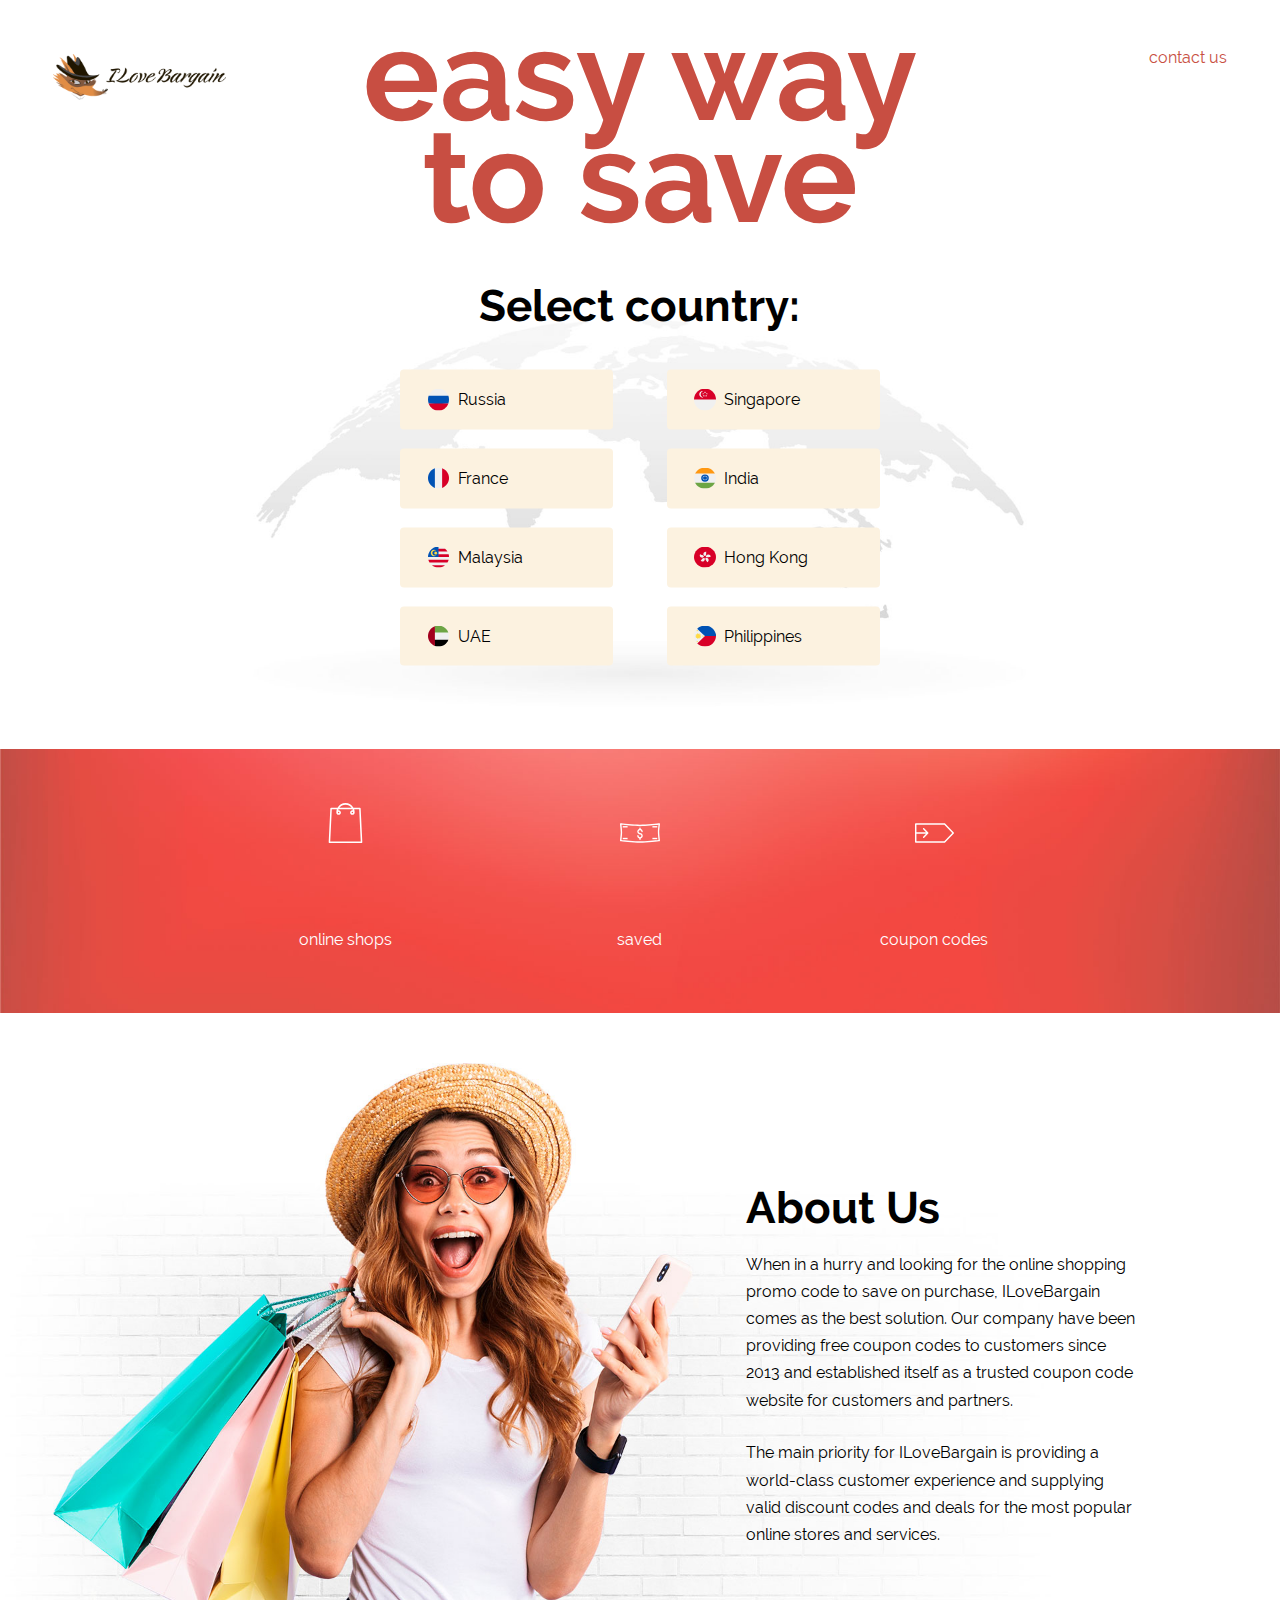
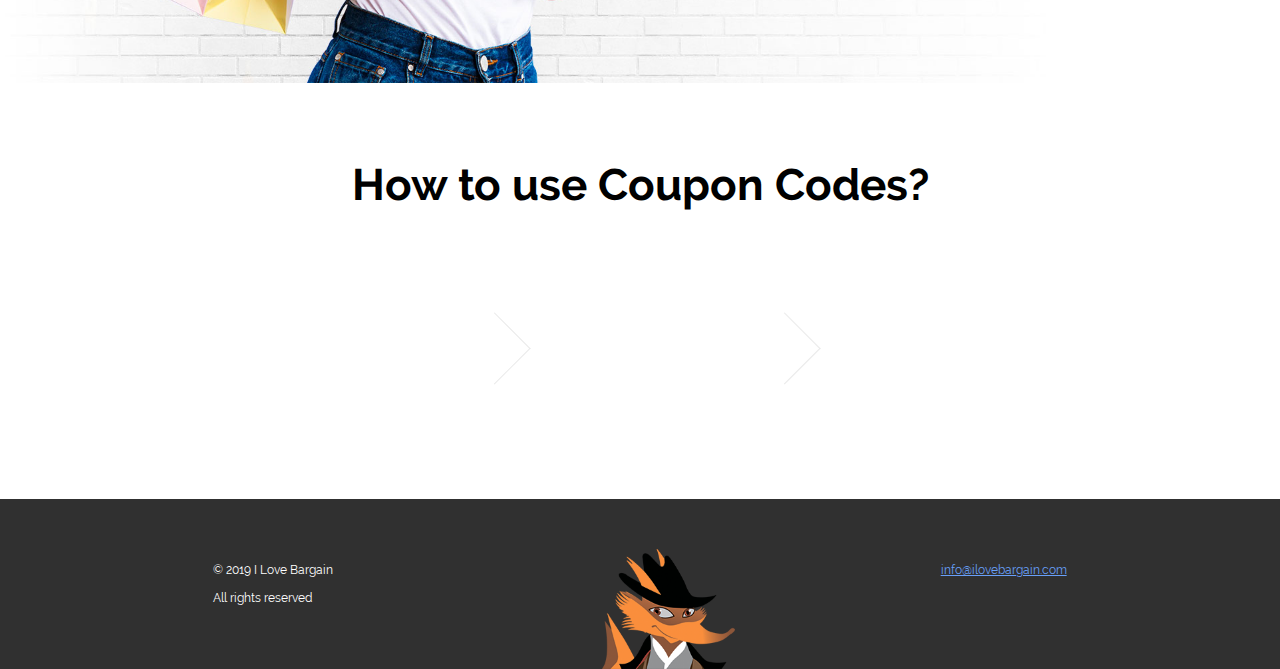
<file: index.html>
<!DOCTYPE html>
<html lang="en">
<head>
	<meta name="robots" content="noindex">
	<meta charset="UTF-8">
	<title>I Love Bargain — Coupon Codes and Best Deals</title>
	<meta name="viewport" content="width=device-width, initial-scale=1">
	<link rel="stylesheet" href="css/main.css">
</head>
<body>

<!-- begin header -->

	<header>
		<nav>
			<a href="#" class = "logo">
				<img src="img/logo_2x.png" alt="">
			</a>
			<a class = "arhont" href="mailto:info@ilovebargain.com">
				contact us
			</a>
		</nav>
		<div class="container top_trasnform">
			<h1>
					easy way<br>
					to save
			</h1>
			<h2 class = "sub_title">
					Select country:
			</h2>
			<section class = "select_country">
				<a href="#">
					<img src="img/russia.svg" alt="">
					<span>
						Russia
					</span>
				</a>
				<a href="#">
					<img src="img/singapore.svg" alt="">
					<span>
						Singapore
					</span>
				</a>
				<a href="#">
					<img src="img/france.svg" alt="">
					<span>
						France
					</span>
				</a>
				<a href="#">
					<img src="img/india.svg" alt="">
					<span>
						India
					</span>
				</a>
				<a href="#">
					<img src="img/malaysia.svg" alt="">
					<span>
						Malaysia
					</span>
				</a>
				<a href="#">
					<img src="img/hong_kong.svg" alt="">
					<span>
						Hong Kong
					</span>
				</a>
				<a href="#">
					<img src="img/uae.svg" alt="">
					<span>
						UAE
					</span>
				</a>
				<a href="#">
					<img src="img/philippines.svg" alt="">
					<span>
						Philippines
					</span>
				</a>




			</section>
		</div>
	</header>
<!-- end header -->
	<main>
		<section class = "count_section">
			<div class="container">
					<div class="item">
						<figure>
								<img src="img/bag.svg" alt="">
						</figure>
						<div class = "count" style="opacity: 0">
							<span class = "counter">4000</span>+
						</div>
						<p>
							online shops
						</p>
					</div>
					<div class="item">
						<figure>
								<img src="img/money.svg" alt="">
						</figure>
						<div class = "count" style="opacity: 0">
							$<span class = "counter">70</span>M
						</div>
						<p>
							saved
						</p>
					</div>
					<div class="item">
						<figure>
								<img src="img/tag_new.svg" alt="">
						</figure>
						<div class = "count" style="opacity: 0">
							<span class = "counter">3</span>M+
						</div>
						<p>
							coupon codes
						</p>
					</div>
			</div>
		</section>
		<section class = "about_us">
			<article>
				<h2 class = "sub_title">
					About Us
				</h2>
				<p>
					When in a hurry and looking for the online shopping promo code to save on purchase, ILoveBargain comes as the best solution. Our company have been providing free coupon codes to customers since 2013 and established itself as a trusted coupon code website for customers and partners. 
				</p>
				<p>
					The main priority for ILoveBargain is providing a world-class customer experience and supplying valid discount codes and deals for the most popular online stores and services.
				</p>
			</article>
		</section>
		<section class="how_to_use">
				<h2 class = "sub_title">
					How to use Coupon Codes?
				</h2>
				<div class="container">
					<div class="item">
						<img src="img/search.svg" alt="">
						<p>
							Find the online<br> store or service
						</p>
						<img class = "num" src="img/1.png" alt="">
					</div>
					<div class="right_arrow">

					</div>
					<div class="item">
						<img src="img/tag.svg" alt="">
						<p>
							Copy the coupon<br> code you need
						</p>
						<img class = "num" src="img/2.png" alt="">
					</div>
					<div class="right_arrow type_2">

					</div>
					<div class="item">
						<img src="img/cart.svg" alt="">
						<p>
							Apply at the cart or<br> checkout
						</p>
						<img class = "num" src="img/3.png" alt="">
					</div>
				</div>
		</section>
	</main>

	<footer id="contact_us">
		<div class="container">
			<p>
				© 2019 I Love Bargain<br><br>
				All rights reserved
			</p>
			<a href="mailto:info@ilovebargain.com">info@ilovebargain.com</a>
		</div>
		<a href="#" class="logo_footer">
			<img src="img/logo_footer.png" alt="">
		</a>
	</footer>




<script src="js/main.js"></script>	
</body>
</html>
</file>
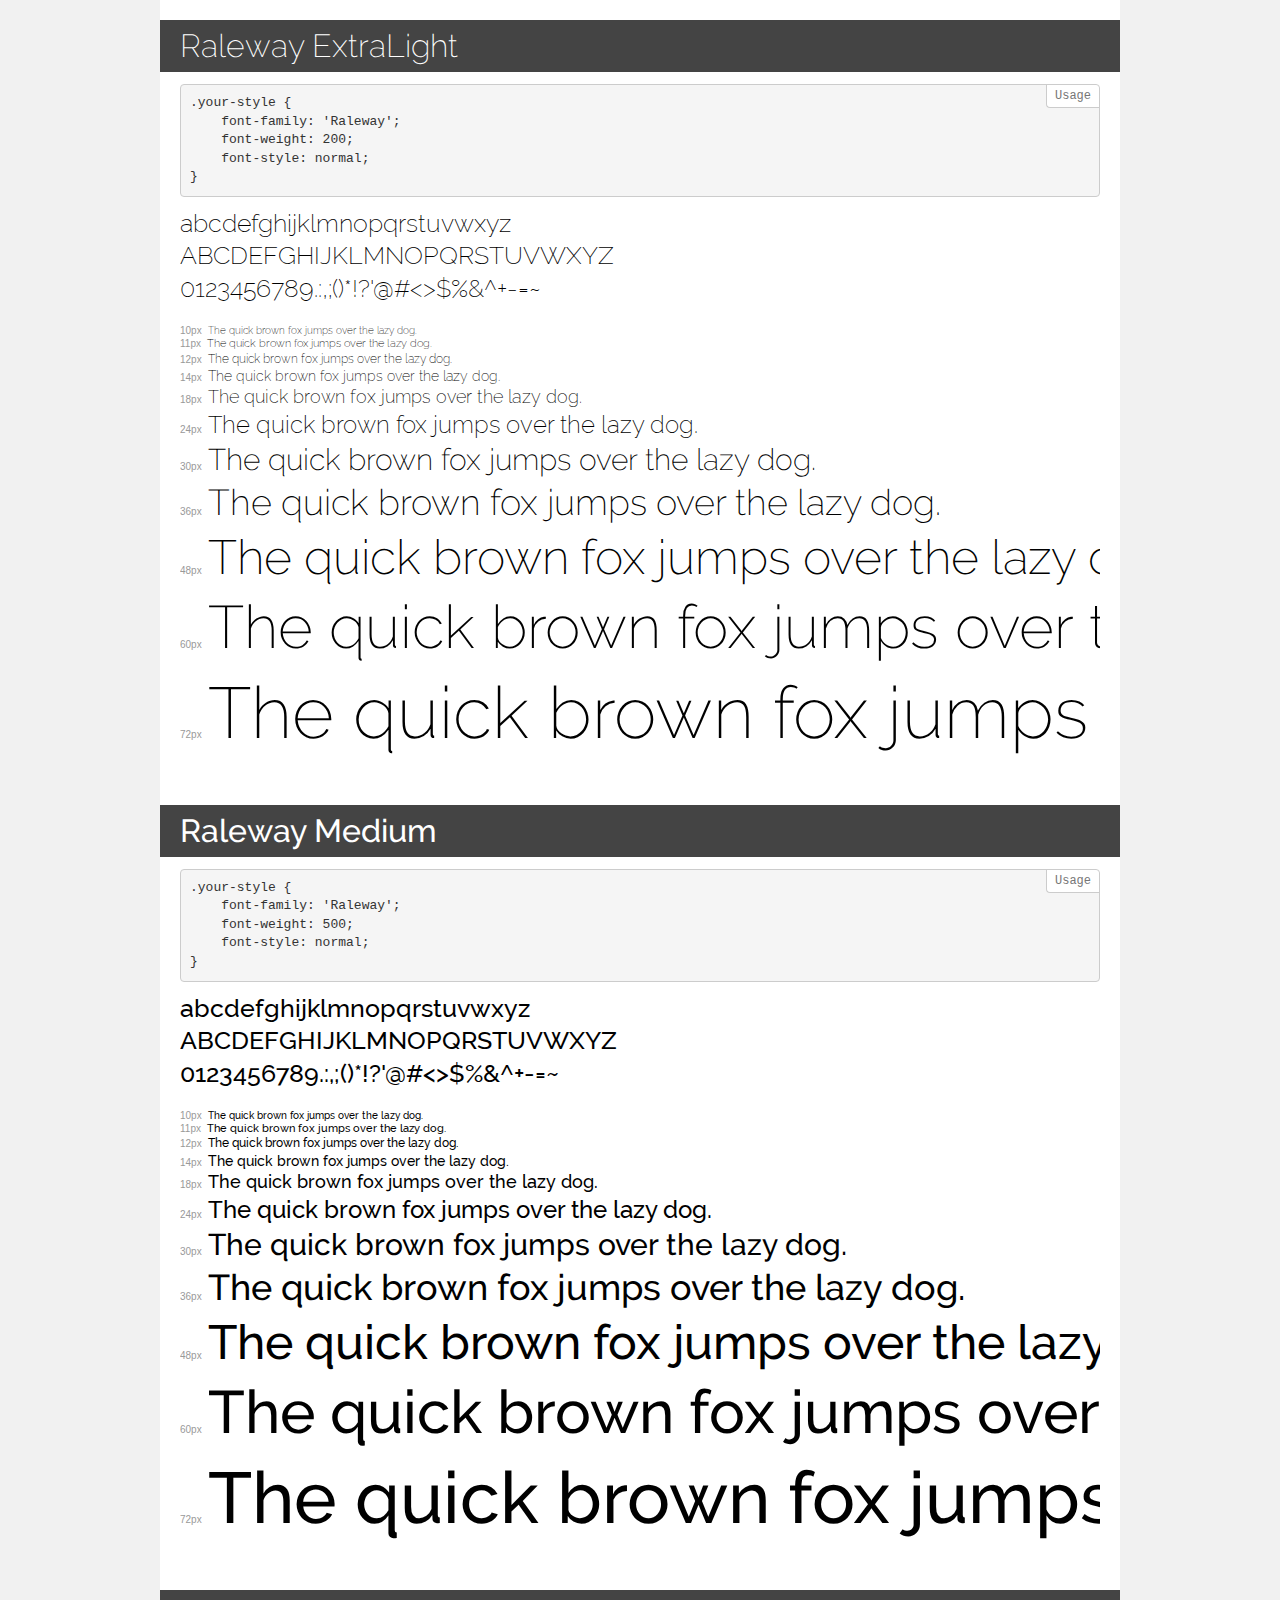
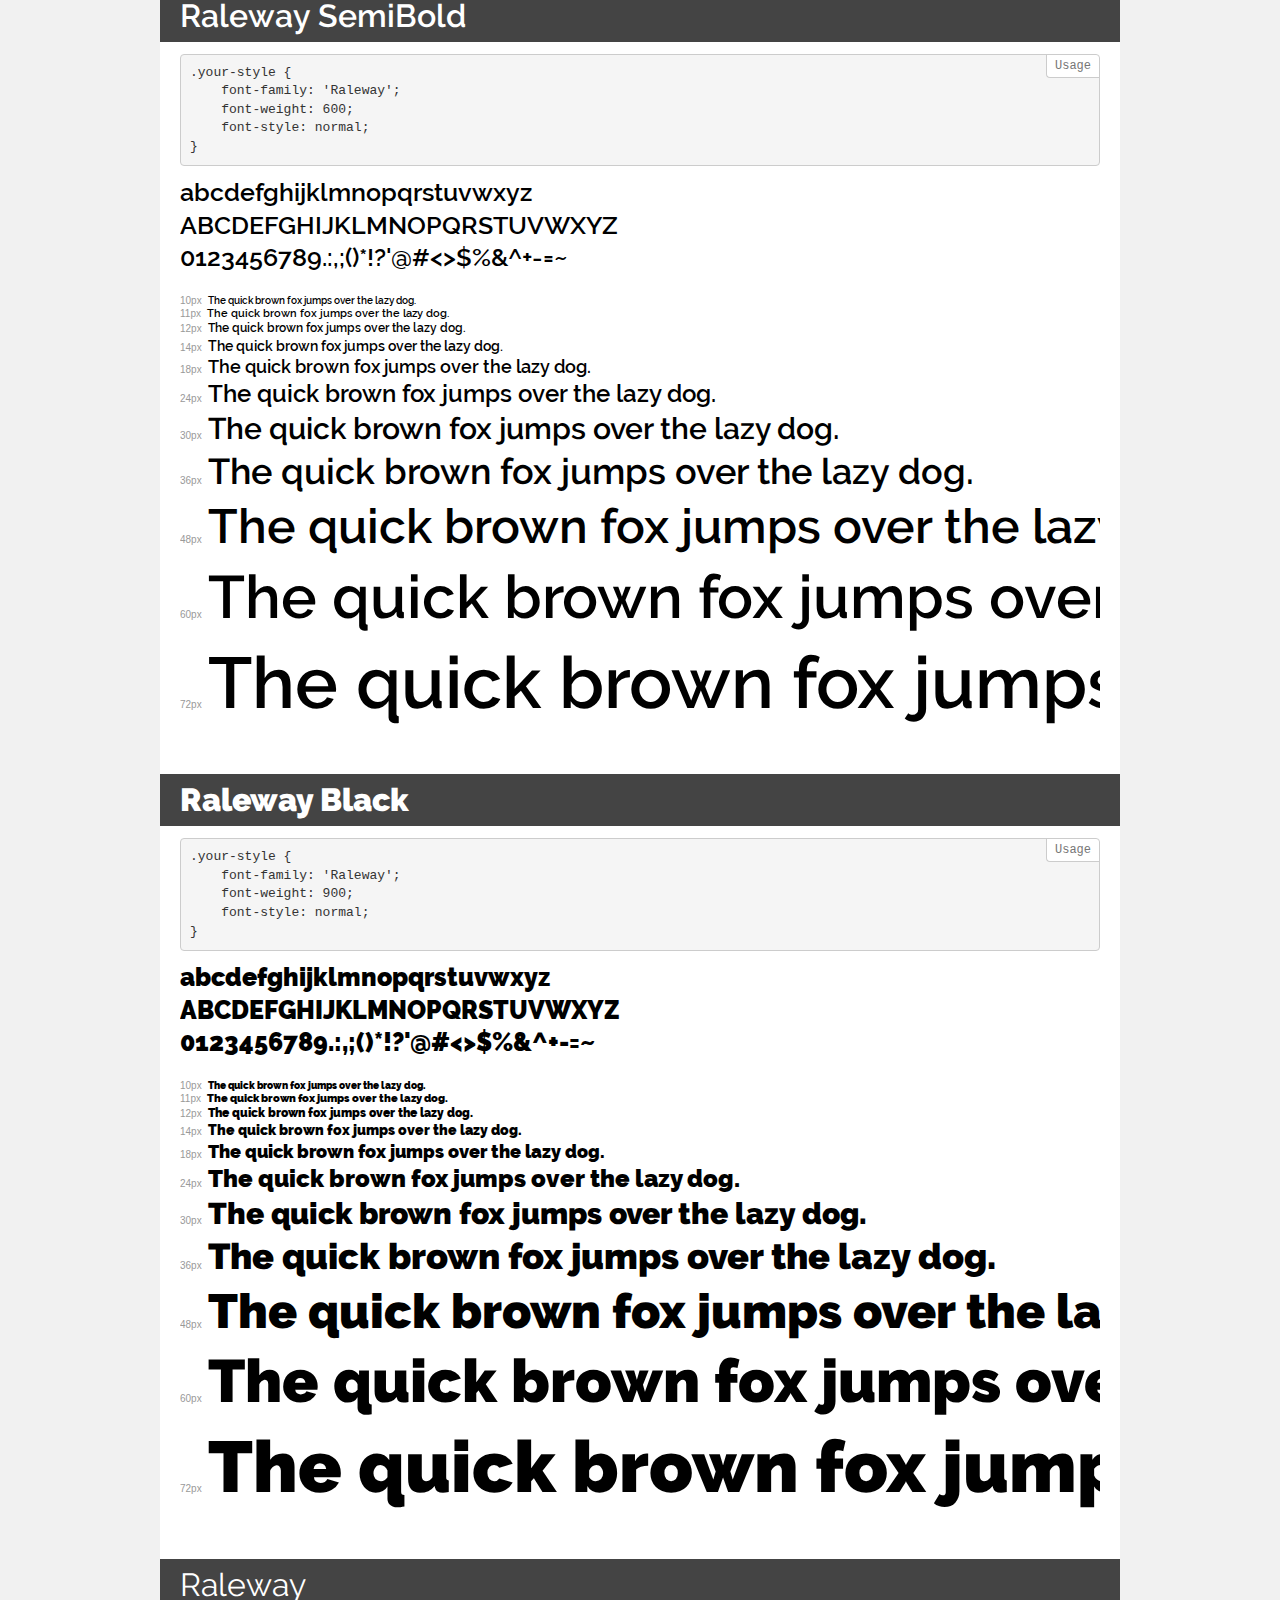
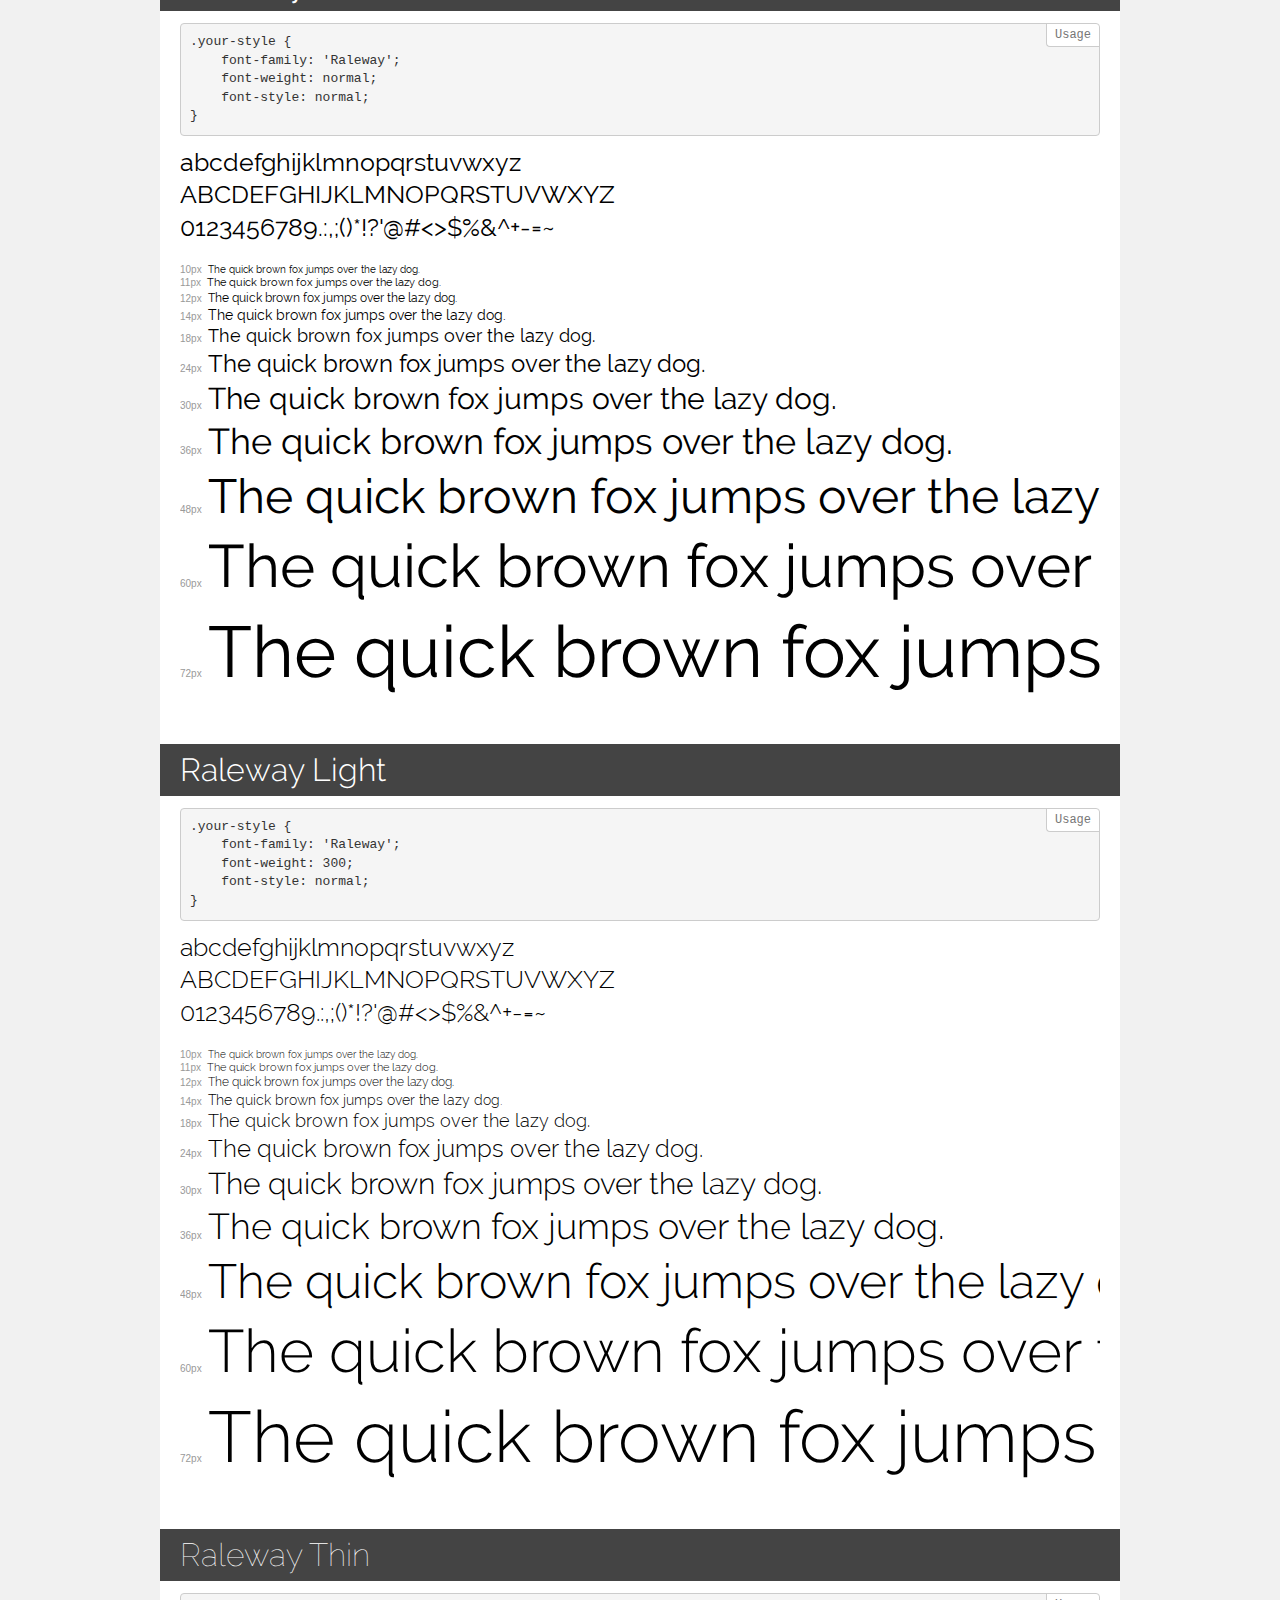
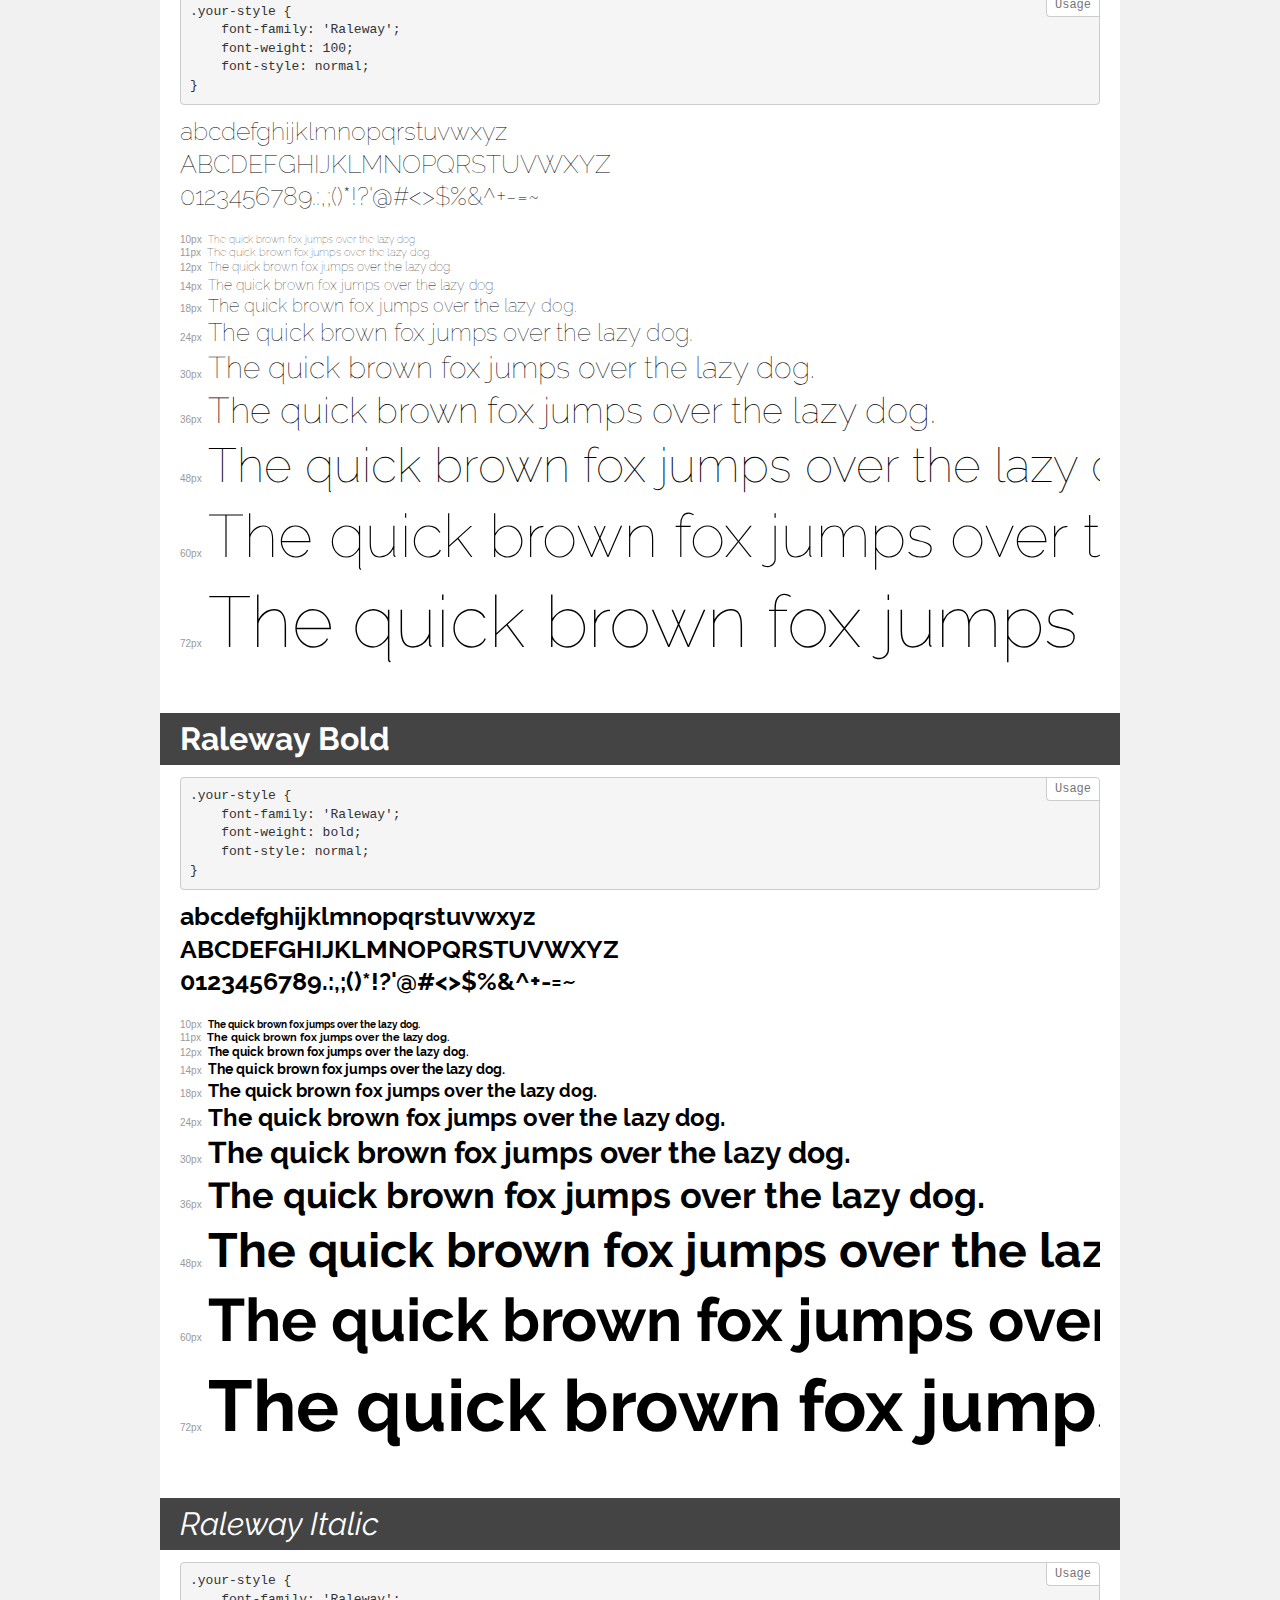
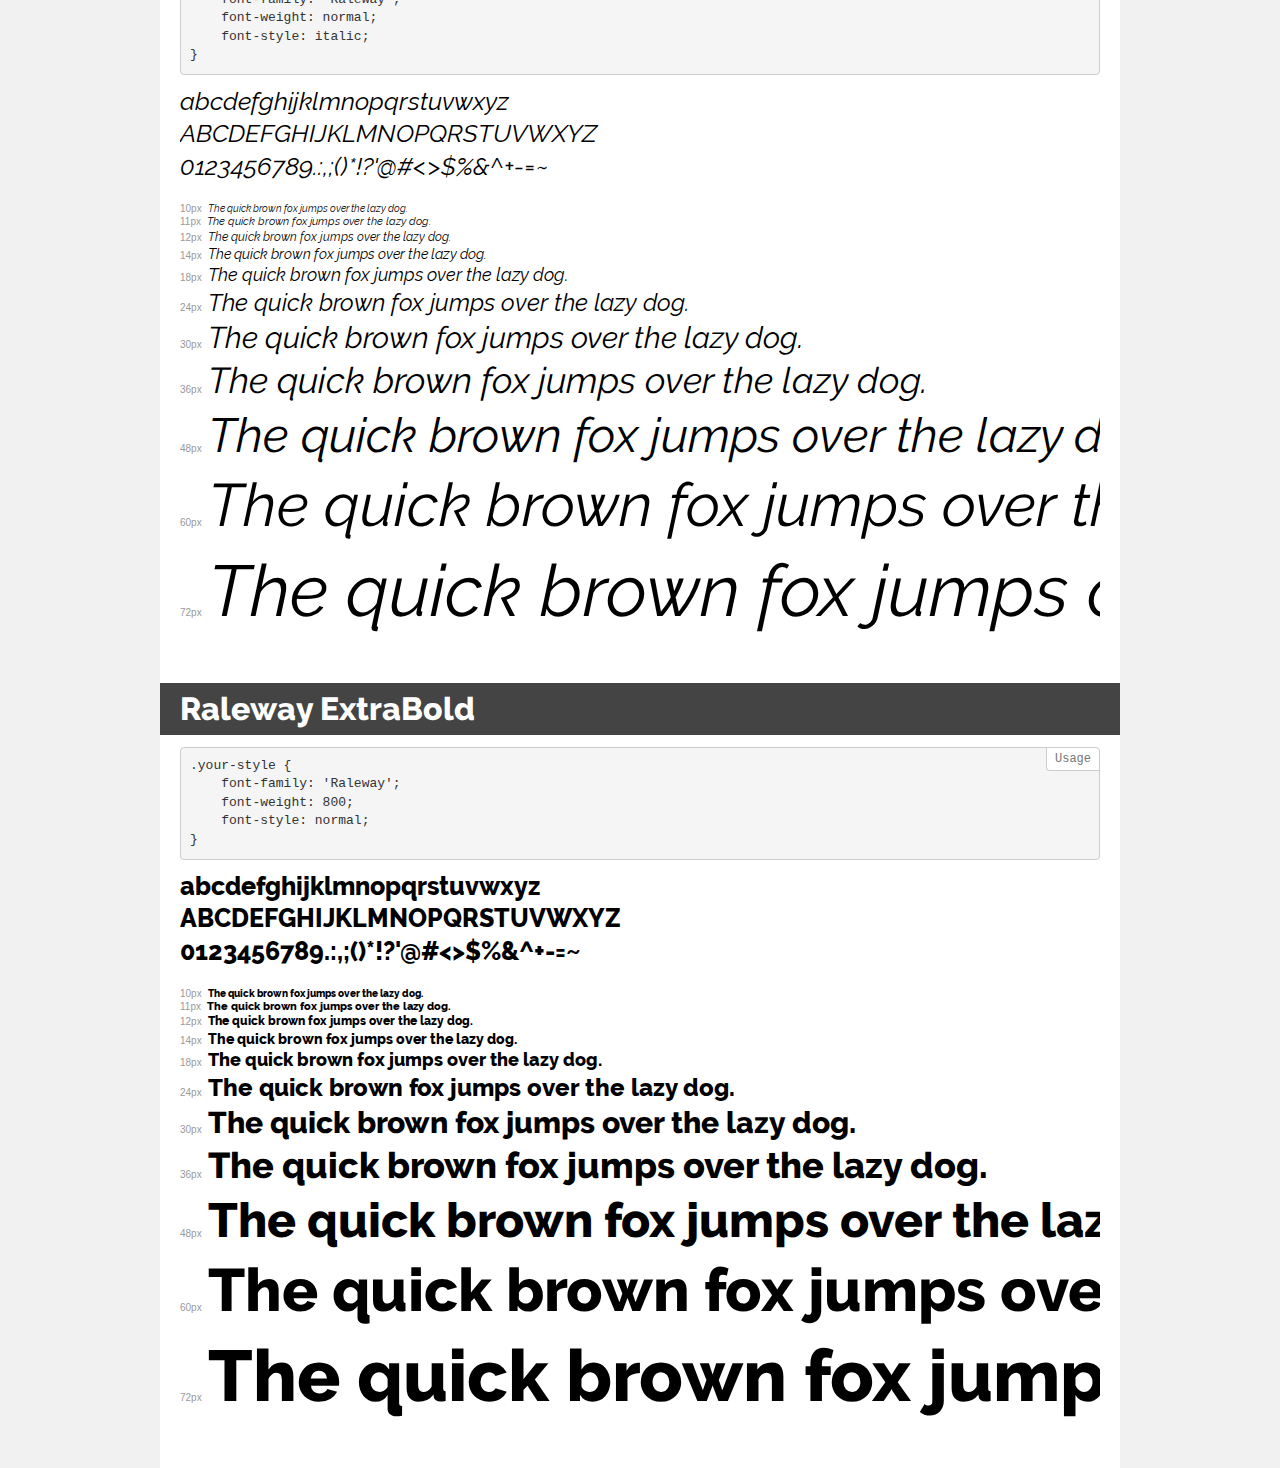
<file: fonts/demo.html>
<!DOCTYPE html>
<html>
<head>
    <meta charset="utf-8">
    <meta http-equiv="X-UA-Compatible" content="IE=edge">
    <meta name="viewport" content="width=device-width, initial-scale=1">
    <meta name="robots" content="noindex, noarchive">
    <meta name="format-detection" content="telephone=no">
    <title>Transfonter demo</title>
    <link href="stylesheet.css" rel="stylesheet">
    <style>
        /*
        http://meyerweb.com/eric/tools/css/reset/
        v2.0 | 20110126
        License: none (public domain)
        */
        html, body, div, span, applet, object, iframe,
        h1, h2, h3, h4, h5, h6, p, blockquote, pre,
        a, abbr, acronym, address, big, cite, code,
        del, dfn, em, img, ins, kbd, q, s, samp,
        small, strike, strong, sub, sup, tt, var,
        b, u, i, center,
        dl, dt, dd, ol, ul, li,
        fieldset, form, label, legend,
        table, caption, tbody, tfoot, thead, tr, th, td,
        article, aside, canvas, details, embed,
        figure, figcaption, footer, header, hgroup,
        menu, nav, output, ruby, section, summary,
        time, mark, audio, video {
            margin: 0;
            padding: 0;
            border: 0;
            font-size: 100%;
            font: inherit;
            vertical-align: baseline;
        }
        /* HTML5 display-role reset for older browsers */
        article, aside, details, figcaption, figure,
        footer, header, hgroup, menu, nav, section {
            display: block;
        }
        body {
            line-height: 1;
        }
        ol, ul {
            list-style: none;
        }
        blockquote, q {
            quotes: none;
        }
        blockquote:before, blockquote:after,
        q:before, q:after {
            content: '';
            content: none;
        }
        table {
            border-collapse: collapse;
            border-spacing: 0;
        }
        /* common styles */
        body {
            background: #f1f1f1;
            color: #000;
        }
        .page {
            background: #fff;
            width: 920px;
            margin: 0 auto;
            padding: 20px 20px 0 20px;
            overflow: hidden;
        }
        .font-container {
            overflow-x: auto;
            overflow-y: hidden;
            margin-bottom: 40px;
            line-height: 1.3;
            white-space: nowrap;
            padding-bottom: 5px;
        }
        h1 {
            position: relative;
            background: #444;
            font-size: 32px;
            color: #fff;
            padding: 10px 20px;
            margin: 0 -20px 12px -20px;
        }
        .letters {
            font-size: 25px;
            margin-bottom: 20px;
        }
        .s10:before {
            content: '10px';
        }
        .s11:before {
            content: '11px';
        }
        .s12:before {
            content: '12px';
        }
        .s14:before {
            content: '14px';
        }
        .s18:before {
            content: '18px';
        }
        .s24:before {
            content: '24px';
        }
        .s30:before {
            content: '30px';
        }
        .s36:before {
            content: '36px';
        }
        .s48:before {
            content: '48px';
        }
        .s60:before {
            content: '60px';
        }
        .s72:before {
            content: '72px';
        }
        .s10:before, .s11:before, .s12:before, .s14:before,
        .s18:before, .s24:before, .s30:before, .s36:before,
        .s48:before, .s60:before, .s72:before {
            font-family: Arial, sans-serif;
            font-size: 10px;
            font-weight: normal;
            font-style: normal;
            color: #999;
            padding-right: 6px;
        }
        pre {
            display: block;
            position: relative;
            padding: 9px;
            margin: 0 0 10px;
            font-family: Monaco, Menlo, Consolas, "Courier New", monospace !important;
            font-size: 13px;
            line-height: 1.428571429;
            color: #333;
            font-weight: normal !important;
            font-style: normal !important;
            background-color: #f5f5f5;
            border: 1px solid #ccc;
            overflow-x: auto;
            border-radius: 4px;
        }
        pre:after {
            display: block;
            position: absolute;
            right: 0;
            top: 0;
            content: 'Usage';
            line-height: 1;
            padding: 5px 8px;
            font-size: 12px;
            color: #767676;
            background-color: #fff;
            border: 1px solid #ccc;
            border-right: none;
            border-top: none;
            border-radius: 0 4px 0 4px;
            z-index: 10;
        }
        /* responsive */
        @media (max-width: 959px) {
            .page {
                width: auto;
                margin: 0;
            }
        }
    </style>
</head>
<body>
<div class="page">
    <div class="demo" style="font-family: 'Raleway'; font-weight: 200; font-style: normal;">
        <h1>Raleway ExtraLight</h1>
        <pre>.your-style {
    font-family: 'Raleway';
    font-weight: 200;
    font-style: normal;
}</pre>
        <div class="font-container">
            <p class="letters">
                abcdefghijklmnopqrstuvwxyz<br>
ABCDEFGHIJKLMNOPQRSTUVWXYZ<br>
                0123456789.:,;()*!?'@#<>$%&^+-=~
            </p>
            <p class="s10" style="font-size: 10px;">The quick brown fox jumps over the lazy dog.</p>
            <p class="s11" style="font-size: 11px;">The quick brown fox jumps over the lazy dog.</p>
            <p class="s12" style="font-size: 12px;">The quick brown fox jumps over the lazy dog.</p>
            <p class="s14" style="font-size: 14px;">The quick brown fox jumps over the lazy dog.</p>
            <p class="s18" style="font-size: 18px;">The quick brown fox jumps over the lazy dog.</p>
            <p class="s24" style="font-size: 24px;">The quick brown fox jumps over the lazy dog.</p>
            <p class="s30" style="font-size: 30px;">The quick brown fox jumps over the lazy dog.</p>
            <p class="s36" style="font-size: 36px;">The quick brown fox jumps over the lazy dog.</p>
            <p class="s48" style="font-size: 48px;">The quick brown fox jumps over the lazy dog.</p>
            <p class="s60" style="font-size: 60px;">The quick brown fox jumps over the lazy dog.</p>
            <p class="s72" style="font-size: 72px;">The quick brown fox jumps over the lazy dog.</p>
        </div>
    </div>
    <div class="demo" style="font-family: 'Raleway'; font-weight: 500; font-style: normal;">
        <h1>Raleway Medium</h1>
        <pre>.your-style {
    font-family: 'Raleway';
    font-weight: 500;
    font-style: normal;
}</pre>
        <div class="font-container">
            <p class="letters">
                abcdefghijklmnopqrstuvwxyz<br>
ABCDEFGHIJKLMNOPQRSTUVWXYZ<br>
                0123456789.:,;()*!?'@#<>$%&^+-=~
            </p>
            <p class="s10" style="font-size: 10px;">The quick brown fox jumps over the lazy dog.</p>
            <p class="s11" style="font-size: 11px;">The quick brown fox jumps over the lazy dog.</p>
            <p class="s12" style="font-size: 12px;">The quick brown fox jumps over the lazy dog.</p>
            <p class="s14" style="font-size: 14px;">The quick brown fox jumps over the lazy dog.</p>
            <p class="s18" style="font-size: 18px;">The quick brown fox jumps over the lazy dog.</p>
            <p class="s24" style="font-size: 24px;">The quick brown fox jumps over the lazy dog.</p>
            <p class="s30" style="font-size: 30px;">The quick brown fox jumps over the lazy dog.</p>
            <p class="s36" style="font-size: 36px;">The quick brown fox jumps over the lazy dog.</p>
            <p class="s48" style="font-size: 48px;">The quick brown fox jumps over the lazy dog.</p>
            <p class="s60" style="font-size: 60px;">The quick brown fox jumps over the lazy dog.</p>
            <p class="s72" style="font-size: 72px;">The quick brown fox jumps over the lazy dog.</p>
        </div>
    </div>
    <div class="demo" style="font-family: 'Raleway'; font-weight: 600; font-style: normal;">
        <h1>Raleway SemiBold</h1>
        <pre>.your-style {
    font-family: 'Raleway';
    font-weight: 600;
    font-style: normal;
}</pre>
        <div class="font-container">
            <p class="letters">
                abcdefghijklmnopqrstuvwxyz<br>
ABCDEFGHIJKLMNOPQRSTUVWXYZ<br>
                0123456789.:,;()*!?'@#<>$%&^+-=~
            </p>
            <p class="s10" style="font-size: 10px;">The quick brown fox jumps over the lazy dog.</p>
            <p class="s11" style="font-size: 11px;">The quick brown fox jumps over the lazy dog.</p>
            <p class="s12" style="font-size: 12px;">The quick brown fox jumps over the lazy dog.</p>
            <p class="s14" style="font-size: 14px;">The quick brown fox jumps over the lazy dog.</p>
            <p class="s18" style="font-size: 18px;">The quick brown fox jumps over the lazy dog.</p>
            <p class="s24" style="font-size: 24px;">The quick brown fox jumps over the lazy dog.</p>
            <p class="s30" style="font-size: 30px;">The quick brown fox jumps over the lazy dog.</p>
            <p class="s36" style="font-size: 36px;">The quick brown fox jumps over the lazy dog.</p>
            <p class="s48" style="font-size: 48px;">The quick brown fox jumps over the lazy dog.</p>
            <p class="s60" style="font-size: 60px;">The quick brown fox jumps over the lazy dog.</p>
            <p class="s72" style="font-size: 72px;">The quick brown fox jumps over the lazy dog.</p>
        </div>
    </div>
    <div class="demo" style="font-family: 'Raleway'; font-weight: 900; font-style: normal;">
        <h1>Raleway Black</h1>
        <pre>.your-style {
    font-family: 'Raleway';
    font-weight: 900;
    font-style: normal;
}</pre>
        <div class="font-container">
            <p class="letters">
                abcdefghijklmnopqrstuvwxyz<br>
ABCDEFGHIJKLMNOPQRSTUVWXYZ<br>
                0123456789.:,;()*!?'@#<>$%&^+-=~
            </p>
            <p class="s10" style="font-size: 10px;">The quick brown fox jumps over the lazy dog.</p>
            <p class="s11" style="font-size: 11px;">The quick brown fox jumps over the lazy dog.</p>
            <p class="s12" style="font-size: 12px;">The quick brown fox jumps over the lazy dog.</p>
            <p class="s14" style="font-size: 14px;">The quick brown fox jumps over the lazy dog.</p>
            <p class="s18" style="font-size: 18px;">The quick brown fox jumps over the lazy dog.</p>
            <p class="s24" style="font-size: 24px;">The quick brown fox jumps over the lazy dog.</p>
            <p class="s30" style="font-size: 30px;">The quick brown fox jumps over the lazy dog.</p>
            <p class="s36" style="font-size: 36px;">The quick brown fox jumps over the lazy dog.</p>
            <p class="s48" style="font-size: 48px;">The quick brown fox jumps over the lazy dog.</p>
            <p class="s60" style="font-size: 60px;">The quick brown fox jumps over the lazy dog.</p>
            <p class="s72" style="font-size: 72px;">The quick brown fox jumps over the lazy dog.</p>
        </div>
    </div>
    <div class="demo" style="font-family: 'Raleway'; font-weight: normal; font-style: normal;">
        <h1>Raleway</h1>
        <pre>.your-style {
    font-family: 'Raleway';
    font-weight: normal;
    font-style: normal;
}</pre>
        <div class="font-container">
            <p class="letters">
                abcdefghijklmnopqrstuvwxyz<br>
ABCDEFGHIJKLMNOPQRSTUVWXYZ<br>
                0123456789.:,;()*!?'@#<>$%&^+-=~
            </p>
            <p class="s10" style="font-size: 10px;">The quick brown fox jumps over the lazy dog.</p>
            <p class="s11" style="font-size: 11px;">The quick brown fox jumps over the lazy dog.</p>
            <p class="s12" style="font-size: 12px;">The quick brown fox jumps over the lazy dog.</p>
            <p class="s14" style="font-size: 14px;">The quick brown fox jumps over the lazy dog.</p>
            <p class="s18" style="font-size: 18px;">The quick brown fox jumps over the lazy dog.</p>
            <p class="s24" style="font-size: 24px;">The quick brown fox jumps over the lazy dog.</p>
            <p class="s30" style="font-size: 30px;">The quick brown fox jumps over the lazy dog.</p>
            <p class="s36" style="font-size: 36px;">The quick brown fox jumps over the lazy dog.</p>
            <p class="s48" style="font-size: 48px;">The quick brown fox jumps over the lazy dog.</p>
            <p class="s60" style="font-size: 60px;">The quick brown fox jumps over the lazy dog.</p>
            <p class="s72" style="font-size: 72px;">The quick brown fox jumps over the lazy dog.</p>
        </div>
    </div>
    <div class="demo" style="font-family: 'Raleway'; font-weight: 300; font-style: normal;">
        <h1>Raleway Light</h1>
        <pre>.your-style {
    font-family: 'Raleway';
    font-weight: 300;
    font-style: normal;
}</pre>
        <div class="font-container">
            <p class="letters">
                abcdefghijklmnopqrstuvwxyz<br>
ABCDEFGHIJKLMNOPQRSTUVWXYZ<br>
                0123456789.:,;()*!?'@#<>$%&^+-=~
            </p>
            <p class="s10" style="font-size: 10px;">The quick brown fox jumps over the lazy dog.</p>
            <p class="s11" style="font-size: 11px;">The quick brown fox jumps over the lazy dog.</p>
            <p class="s12" style="font-size: 12px;">The quick brown fox jumps over the lazy dog.</p>
            <p class="s14" style="font-size: 14px;">The quick brown fox jumps over the lazy dog.</p>
            <p class="s18" style="font-size: 18px;">The quick brown fox jumps over the lazy dog.</p>
            <p class="s24" style="font-size: 24px;">The quick brown fox jumps over the lazy dog.</p>
            <p class="s30" style="font-size: 30px;">The quick brown fox jumps over the lazy dog.</p>
            <p class="s36" style="font-size: 36px;">The quick brown fox jumps over the lazy dog.</p>
            <p class="s48" style="font-size: 48px;">The quick brown fox jumps over the lazy dog.</p>
            <p class="s60" style="font-size: 60px;">The quick brown fox jumps over the lazy dog.</p>
            <p class="s72" style="font-size: 72px;">The quick brown fox jumps over the lazy dog.</p>
        </div>
    </div>
    <div class="demo" style="font-family: 'Raleway'; font-weight: 100; font-style: normal;">
        <h1>Raleway Thin</h1>
        <pre>.your-style {
    font-family: 'Raleway';
    font-weight: 100;
    font-style: normal;
}</pre>
        <div class="font-container">
            <p class="letters">
                abcdefghijklmnopqrstuvwxyz<br>
ABCDEFGHIJKLMNOPQRSTUVWXYZ<br>
                0123456789.:,;()*!?'@#<>$%&^+-=~
            </p>
            <p class="s10" style="font-size: 10px;">The quick brown fox jumps over the lazy dog.</p>
            <p class="s11" style="font-size: 11px;">The quick brown fox jumps over the lazy dog.</p>
            <p class="s12" style="font-size: 12px;">The quick brown fox jumps over the lazy dog.</p>
            <p class="s14" style="font-size: 14px;">The quick brown fox jumps over the lazy dog.</p>
            <p class="s18" style="font-size: 18px;">The quick brown fox jumps over the lazy dog.</p>
            <p class="s24" style="font-size: 24px;">The quick brown fox jumps over the lazy dog.</p>
            <p class="s30" style="font-size: 30px;">The quick brown fox jumps over the lazy dog.</p>
            <p class="s36" style="font-size: 36px;">The quick brown fox jumps over the lazy dog.</p>
            <p class="s48" style="font-size: 48px;">The quick brown fox jumps over the lazy dog.</p>
            <p class="s60" style="font-size: 60px;">The quick brown fox jumps over the lazy dog.</p>
            <p class="s72" style="font-size: 72px;">The quick brown fox jumps over the lazy dog.</p>
        </div>
    </div>
    <div class="demo" style="font-family: 'Raleway'; font-weight: bold; font-style: normal;">
        <h1>Raleway Bold</h1>
        <pre>.your-style {
    font-family: 'Raleway';
    font-weight: bold;
    font-style: normal;
}</pre>
        <div class="font-container">
            <p class="letters">
                abcdefghijklmnopqrstuvwxyz<br>
ABCDEFGHIJKLMNOPQRSTUVWXYZ<br>
                0123456789.:,;()*!?'@#<>$%&^+-=~
            </p>
            <p class="s10" style="font-size: 10px;">The quick brown fox jumps over the lazy dog.</p>
            <p class="s11" style="font-size: 11px;">The quick brown fox jumps over the lazy dog.</p>
            <p class="s12" style="font-size: 12px;">The quick brown fox jumps over the lazy dog.</p>
            <p class="s14" style="font-size: 14px;">The quick brown fox jumps over the lazy dog.</p>
            <p class="s18" style="font-size: 18px;">The quick brown fox jumps over the lazy dog.</p>
            <p class="s24" style="font-size: 24px;">The quick brown fox jumps over the lazy dog.</p>
            <p class="s30" style="font-size: 30px;">The quick brown fox jumps over the lazy dog.</p>
            <p class="s36" style="font-size: 36px;">The quick brown fox jumps over the lazy dog.</p>
            <p class="s48" style="font-size: 48px;">The quick brown fox jumps over the lazy dog.</p>
            <p class="s60" style="font-size: 60px;">The quick brown fox jumps over the lazy dog.</p>
            <p class="s72" style="font-size: 72px;">The quick brown fox jumps over the lazy dog.</p>
        </div>
    </div>
    <div class="demo" style="font-family: 'Raleway'; font-weight: normal; font-style: italic;">
        <h1>Raleway Italic</h1>
        <pre>.your-style {
    font-family: 'Raleway';
    font-weight: normal;
    font-style: italic;
}</pre>
        <div class="font-container">
            <p class="letters">
                abcdefghijklmnopqrstuvwxyz<br>
ABCDEFGHIJKLMNOPQRSTUVWXYZ<br>
                0123456789.:,;()*!?'@#<>$%&^+-=~
            </p>
            <p class="s10" style="font-size: 10px;">The quick brown fox jumps over the lazy dog.</p>
            <p class="s11" style="font-size: 11px;">The quick brown fox jumps over the lazy dog.</p>
            <p class="s12" style="font-size: 12px;">The quick brown fox jumps over the lazy dog.</p>
            <p class="s14" style="font-size: 14px;">The quick brown fox jumps over the lazy dog.</p>
            <p class="s18" style="font-size: 18px;">The quick brown fox jumps over the lazy dog.</p>
            <p class="s24" style="font-size: 24px;">The quick brown fox jumps over the lazy dog.</p>
            <p class="s30" style="font-size: 30px;">The quick brown fox jumps over the lazy dog.</p>
            <p class="s36" style="font-size: 36px;">The quick brown fox jumps over the lazy dog.</p>
            <p class="s48" style="font-size: 48px;">The quick brown fox jumps over the lazy dog.</p>
            <p class="s60" style="font-size: 60px;">The quick brown fox jumps over the lazy dog.</p>
            <p class="s72" style="font-size: 72px;">The quick brown fox jumps over the lazy dog.</p>
        </div>
    </div>
    <div class="demo" style="font-family: 'Raleway'; font-weight: 800; font-style: normal;">
        <h1>Raleway ExtraBold</h1>
        <pre>.your-style {
    font-family: 'Raleway';
    font-weight: 800;
    font-style: normal;
}</pre>
        <div class="font-container">
            <p class="letters">
                abcdefghijklmnopqrstuvwxyz<br>
ABCDEFGHIJKLMNOPQRSTUVWXYZ<br>
                0123456789.:,;()*!?'@#<>$%&^+-=~
            </p>
            <p class="s10" style="font-size: 10px;">The quick brown fox jumps over the lazy dog.</p>
            <p class="s11" style="font-size: 11px;">The quick brown fox jumps over the lazy dog.</p>
            <p class="s12" style="font-size: 12px;">The quick brown fox jumps over the lazy dog.</p>
            <p class="s14" style="font-size: 14px;">The quick brown fox jumps over the lazy dog.</p>
            <p class="s18" style="font-size: 18px;">The quick brown fox jumps over the lazy dog.</p>
            <p class="s24" style="font-size: 24px;">The quick brown fox jumps over the lazy dog.</p>
            <p class="s30" style="font-size: 30px;">The quick brown fox jumps over the lazy dog.</p>
            <p class="s36" style="font-size: 36px;">The quick brown fox jumps over the lazy dog.</p>
            <p class="s48" style="font-size: 48px;">The quick brown fox jumps over the lazy dog.</p>
            <p class="s60" style="font-size: 60px;">The quick brown fox jumps over the lazy dog.</p>
            <p class="s72" style="font-size: 72px;">The quick brown fox jumps over the lazy dog.</p>
        </div>
    </div>
</div>
</body>
</html>
</file>
<file: css/main.css>
.select_country,header nav{display:-webkit-box;display:-ms-flexbox}.container,.select_country a,header,header nav{position:relative}.about_us article,.count_section .container .item,.how_to_use .container .item{-webkit-box-orient:vertical;-webkit-box-direction:normal}h1,h2.sub_title{text-align:center}@font-face{font-family:Raleway;src:url(../fonts/Raleway-ExtraLight.woff2) format('woff2'),url(../fonts/Raleway-ExtraLight.woff) format('woff');font-weight:200;font-style:normal}@font-face{font-family:Raleway;src:url(../fonts/Raleway-Medium.woff2) format('woff2'),url(../fonts/Raleway-Medium.woff) format('woff');font-weight:500;font-style:normal}@font-face{font-family:Raleway;src:url(../fonts/Raleway-SemiBold.woff2) format('woff2'),url(../fonts/Raleway-SemiBold.woff) format('woff');font-weight:600;font-style:normal}@font-face{font-family:Raleway;src:url(../fonts/Raleway-Black.woff2) format('woff2'),url(../fonts/Raleway-Black.woff) format('woff');font-weight:900;font-style:normal}@font-face{font-family:Raleway;src:url(../fonts/Raleway-Regular.woff2) format('woff2'),url(../fonts/Raleway-Regular.woff) format('woff');font-weight:400;font-style:normal}@font-face{font-family:Raleway;src:url(../fonts/Raleway-Light.woff2) format('woff2'),url(../fonts/Raleway-Light.woff) format('woff');font-weight:300;font-style:normal}@font-face{font-family:Raleway;src:url(../fonts/Raleway-Thin.woff2) format('woff2'),url(../fonts/Raleway-Thin.woff) format('woff');font-weight:100;font-style:normal}@font-face{font-family:Raleway;src:url(../fonts/Raleway-Bold.woff2) format('woff2'),url(../fonts/Raleway-Bold.woff) format('woff');font-weight:700;font-style:normal}@font-face{font-family:Raleway;src:url(../fonts/Raleway-Italic.woff2) format('woff2'),url(../fonts/Raleway-Italic.woff) format('woff');font-weight:400;font-style:italic}@font-face{font-family:Raleway;src:url(../fonts/Raleway-ExtraBold.woff2) format('woff2'),url(../fonts/Raleway-ExtraBold.woff) format('woff');font-weight:800;font-style:normal}article,aside,body,button,div,figure,footer,form,h1,h2,h3,h4,h5,header,hgroup,html,i,img,input,label,li,main,nav,ol,p,section,span,strong,svg,ul{-webkit-box-sizing:border-box;box-sizing:border-box;margin:0;padding:0;list-style-type:none;text-decoration:none;-webkit-tap-highlight-color:transparent;font-weight:400;border:0;outline:0;color:#000;font-family:Raleway}.container,.select_country,header nav{margin-left:auto;margin-right:auto}h1,h2.sub_title{font-weight:700}html{font-size:1vw}.container{width:66.66666666666667%}.container.top_trasnform{-webkit-transform:translateY(-12%);transform:translateY(-12%)}@media (max-width:640px){html{font-size:4vw}.container{width:95%}.container.top_trasnform{-webkit-transform:translateY(0);transform:translateY(0)}}header{width:100%;background:url(../img/geo_globus_1.jpg) 50% 85% no-repeat #fff;background-size:63%}header nav{width:91.66666666666667%;display:flex;-webkit-box-pack:justify;-ms-flex-pack:justify;justify-content:space-between;-webkit-box-align:end;-ms-flex-align:end;align-items:flex-end;padding-top:4.2%}header nav a.logo{width:13.5rem}@media (max-width:640px){header{padding-bottom:5%;background-image:none}header nav{-webkit-box-align:start;-ms-flex-align:start;align-items:flex-start}header nav a.logo{width:45%}}header nav a.logo img{width:100%}header nav a.arhont{-webkit-transform:translateY(-190%);transform:translateY(-190%);text-decoration:none;color:#c84e42;font-size:1.25rem}header nav a.arhont:hover{text-decoration:underline;font-weight:700}.select_country a,footer a:hover{text-decoration:none}h1{font-size:10rem;color:#c84e42;line-height:.8}@media (max-width:640px){header nav a.arhont{-webkit-transform:translateY(45%);transform:translateY(45%)}h1{font-size:5rem;padding-top:8%}}h2.sub_title{padding-top:6%;font-size:3.4375rem}.select_country{width:56.25%;display:flex;-ms-flex-wrap:wrap;flex-wrap:wrap;-webkit-box-pack:justify;-ms-flex-pack:justify;justify-content:space-between;-webkit-box-align:start;-ms-flex-align:start;align-items:flex-start;margin-top:4.6%}@media (max-width:640px){h2.sub_title{font-size:2rem}.select_country{width:70%}}.select_country a{width:44.44444444444444%;display:-webkit-box;display:-ms-flexbox;display:flex;-webkit-box-pack:start;-ms-flex-pack:start;justify-content:flex-start;-webkit-box-sizing:border-box;box-sizing:border-box;-webkit-box-align:center;-ms-flex-align:center;align-items:center;font-size:1.25rem;font-weight:400;padding-top:4%;padding-bottom:4%;background-color:#fcf2e0;margin-bottom:4%;border-radius:4px;line-height:1}.select_country a:before{content:'';display:inline-block;-webkit-transform:rotate(45deg);transform:rotate(45deg);border:.2em solid transparent;border-top:.2em solid rgba(148,120,84,.48);border-right:.2em solid rgba(148,120,84,.48);position:absolute;right:10%;opacity:0}@media (max-width:640px){.select_country a{width:100%}}.select_country a:hover{line-height:1;-webkit-box-shadow:0 18px 48px 0 rgba(148,120,84,.48);box-shadow:0 18px 48px 0 rgba(148,120,84,.48);background-image:-webkit-gradient(linear,left bottom,left top,color-stop(24%,#f6dcba),to(#fcf2e0));background-image:linear-gradient(360deg,#f6dcba 24%,#fcf2e0 100%)}.select_country a:hover:before{opacity:1}.select_country a:hover span{font-weight:700}.select_country a img{margin-left:13%;width:10%;margin-right:4%}.select_country a span{font-size:inherit}main{width:100%}.count_section{width:100%;background:url(../img/red_back_stripe.jpg) center no-repeat;background-size:cover;margin-top:-1.2%;position:relative;z-index:2}.count_section .container{display:-webkit-box;display:-ms-flexbox;display:flex;-webkit-box-pack:justify;-ms-flex-pack:justify;justify-content:space-between;-webkit-box-align:center;-ms-flex-align:center;align-items:center;padding-top:5%;padding-bottom:5%}@media (max-width:640px){.count_section .container{-webkit-box-pack:center;-ms-flex-pack:center;justify-content:center;-ms-flex-wrap:wrap;flex-wrap:wrap;padding-top:15%;padding-bottom:0}}.count_section .container .item{width:31%;display:-webkit-box;display:-ms-flexbox;display:flex;-webkit-box-pack:start;-ms-flex-pack:start;justify-content:flex-start;-webkit-box-align:center;-ms-flex-align:center;align-items:center;-ms-flex-direction:column;flex-direction:column}@media (max-width:640px){.count_section .container .item{width:100%;margin-bottom:15%}}.count_section .container .item:first-child figure{-webkit-transform:translateY(-25%);transform:translateY(-25%)}.count_section .container .item figure{display:-webkit-box;display:-ms-flexbox;display:flex;-webkit-box-pack:center;-ms-flex-pack:center;justify-content:center;-webkit-box-align:center;-ms-flex-align:center;align-items:center;width:15%}.about_us,.count_section .container .item figure img{width:100%}.count_section .container .item .count{font-weight:700;color:#fff;font-size:4.6875rem}.count_section .container .item .count span{font-size:inherit;font-weight:inherit;color:inherit}@media (max-width:640px){.count_section .container .item .count{font-size:3rem}}.count_section .container .item p{padding-top:2.6%;color:#fff;font-size:1.25rem}.about_us{padding-top:5%;padding-bottom:10.5%;background:url(../img/back_girl_wall.jpg) bottom no-repeat #fff;background-size:100%}@media (max-width:640px){.about_us{padding-top:2%;padding-bottom:75%;background-size:150%;background-position:10% 100%}}.about_us article{display:-webkit-box;display:-ms-flexbox;display:flex;-webkit-box-pack:start;-ms-flex-pack:start;justify-content:flex-start;-webkit-box-align:start;-ms-flex-align:start;align-items:flex-start;-ms-flex-direction:column;flex-direction:column;width:33.33333333333333%;margin-left:auto;margin-right:8.4%;padding-top:6.2%}@media (max-width:640px){.about_us article{width:90%;margin-right:auto}}.about_us article p{width:92%;padding-top:4.2%;line-height:1.7em;font-size:1.25rem}.about_us article p:last-child{padding-top:6%}.how_to_use{width:100%;padding-top:0}.how_to_use .container{display:-webkit-box;display:-ms-flexbox;display:flex;-ms-flex-wrap:wrap;flex-wrap:wrap;-ms-flex-pack:distribute;justify-content:space-around;-webkit-box-align:start;-ms-flex-align:start;align-items:flex-start;padding-top:6%}@media (max-width:640px){.about_us article p{width:100%}.how_to_use .container{padding-top:15%}}.how_to_use .container .right_arrow{width:6%;height:4rem;border-top:.1em solid #e9e9e9;border-right:.1em solid #e9e9e9;position:absolute;top:50%;left:30%;-webkit-transform:rotate(45deg);transform:rotate(45deg)}@media (max-width:640px){.how_to_use .container .right_arrow{top:29%;left:45%;height:3rem;width:3rem;-webkit-transform:rotate(135deg);transform:rotate(135deg)}}.how_to_use .container .right_arrow.type_2{top:50%;left:auto;right:30%}@media (max-width:640px){.how_to_use .container .right_arrow.type_2{top:62%;right:45%;height:3rem;width:3rem;-webkit-transform:rotate(135deg);transform:rotate(135deg)}}.how_to_use .container .item{width:30%;display:-webkit-box;display:-ms-flexbox;display:flex;-webkit-box-pack:start;-ms-flex-pack:start;justify-content:flex-start;-webkit-box-align:center;-ms-flex-align:center;align-items:center;-ms-flex-direction:column;flex-direction:column;-webkit-transition:all .4s ease;transition:all .4s ease;opacity:0;-webkit-transform:translateY(-30%);transform:translateY(-30%)}.how_to_use .container .item:nth-child(3){-webkit-transition-delay:.2s;transition-delay:.2s}.how_to_use .container .item:last-child{-webkit-transition-delay:.4s;transition-delay:.4s}.how_to_use .container .item.fadeUp{opacity:1;-webkit-transform:translateY(0);transform:translateY(0)}@media (max-width:640px){.how_to_use .container .item{width:100%;margin-bottom:25%}.how_to_use .container .item:last-child{margin-bottom:15%}}.how_to_use .container .item p{font-size:1.25rem;font-weight:700;text-align:center;padding-top:9%}.how_to_use .container .item img{width:34%}.how_to_use .container .item img.num{display:none;padding-top:25%}@media (max-width:640px){.how_to_use .container .item img{width:17%}.how_to_use .container .item img.num{display:none}}footer{width:100%;background-color:#303030;position:relative;margin-top:5%}footer .container{display:-webkit-box;display:-ms-flexbox;display:flex;-webkit-box-pack:justify;-ms-flex-pack:justify;justify-content:space-between;-webkit-box-align:start;-ms-flex-align:start;align-items:flex-start;padding-top:5%;padding-bottom:5%}footer p{color:#fff;font-size:.9375rem}@media (max-width:640px){footer .container{-webkit-box-pack:center;-ms-flex-pack:center;justify-content:center;-webkit-box-align:start;-ms-flex-align:start;align-items:flex-start;-ms-flex-wrap:wrap;flex-wrap:wrap;padding-bottom:35%;padding-top:15%}footer p{width:100%;text-align:center;padding-bottom:5%}}footer a{color:#68a0fa;font-size:.9375em}footer a.logo_footer{display:-webkit-box;display:-ms-flexbox;display:flex;-webkit-box-pack:center;-ms-flex-pack:center;justify-content:center;-webkit-box-align:center;-ms-flex-align:center;align-items:center;position:absolute;left:47%;bottom:0;width:10.41666666666667%}@media (max-width:640px){footer a.logo_footer{width:30%;left:36%}}footer a.logo_footer img{width:100%}
/*# sourceMappingURL=[data-uri] */
</file>
<file: fonts/stylesheet.css>
@font-face {
    font-family: 'Raleway';
    src: url('Raleway-ExtraLight.woff2') format('woff2'),
        url('Raleway-ExtraLight.woff') format('woff');
    font-weight: 200;
    font-style: normal;
}

@font-face {
    font-family: 'Raleway';
    src: url('Raleway-Medium.woff2') format('woff2'),
        url('Raleway-Medium.woff') format('woff');
    font-weight: 500;
    font-style: normal;
}

@font-face {
    font-family: 'Raleway';
    src: url('Raleway-SemiBold.woff2') format('woff2'),
        url('Raleway-SemiBold.woff') format('woff');
    font-weight: 600;
    font-style: normal;
}

@font-face {
    font-family: 'Raleway';
    src: url('Raleway-Black.woff2') format('woff2'),
        url('Raleway-Black.woff') format('woff');
    font-weight: 900;
    font-style: normal;
}

@font-face {
    font-family: 'Raleway';
    src: url('Raleway-Regular.woff2') format('woff2'),
        url('Raleway-Regular.woff') format('woff');
    font-weight: normal;
    font-style: normal;
}

@font-face {
    font-family: 'Raleway';
    src: url('Raleway-Light.woff2') format('woff2'),
        url('Raleway-Light.woff') format('woff');
    font-weight: 300;
    font-style: normal;
}

@font-face {
    font-family: 'Raleway';
    src: url('Raleway-Thin.woff2') format('woff2'),
        url('Raleway-Thin.woff') format('woff');
    font-weight: 100;
    font-style: normal;
}

@font-face {
    font-family: 'Raleway';
    src: url('Raleway-Bold.woff2') format('woff2'),
        url('Raleway-Bold.woff') format('woff');
    font-weight: bold;
    font-style: normal;
}

@font-face {
    font-family: 'Raleway';
    src: url('Raleway-Italic.woff2') format('woff2'),
        url('Raleway-Italic.woff') format('woff');
    font-weight: normal;
    font-style: italic;
}

@font-face {
    font-family: 'Raleway';
    src: url('Raleway-ExtraBold.woff2') format('woff2'),
        url('Raleway-ExtraBold.woff') format('woff');
    font-weight: 800;
    font-style: normal;
}
</file>
